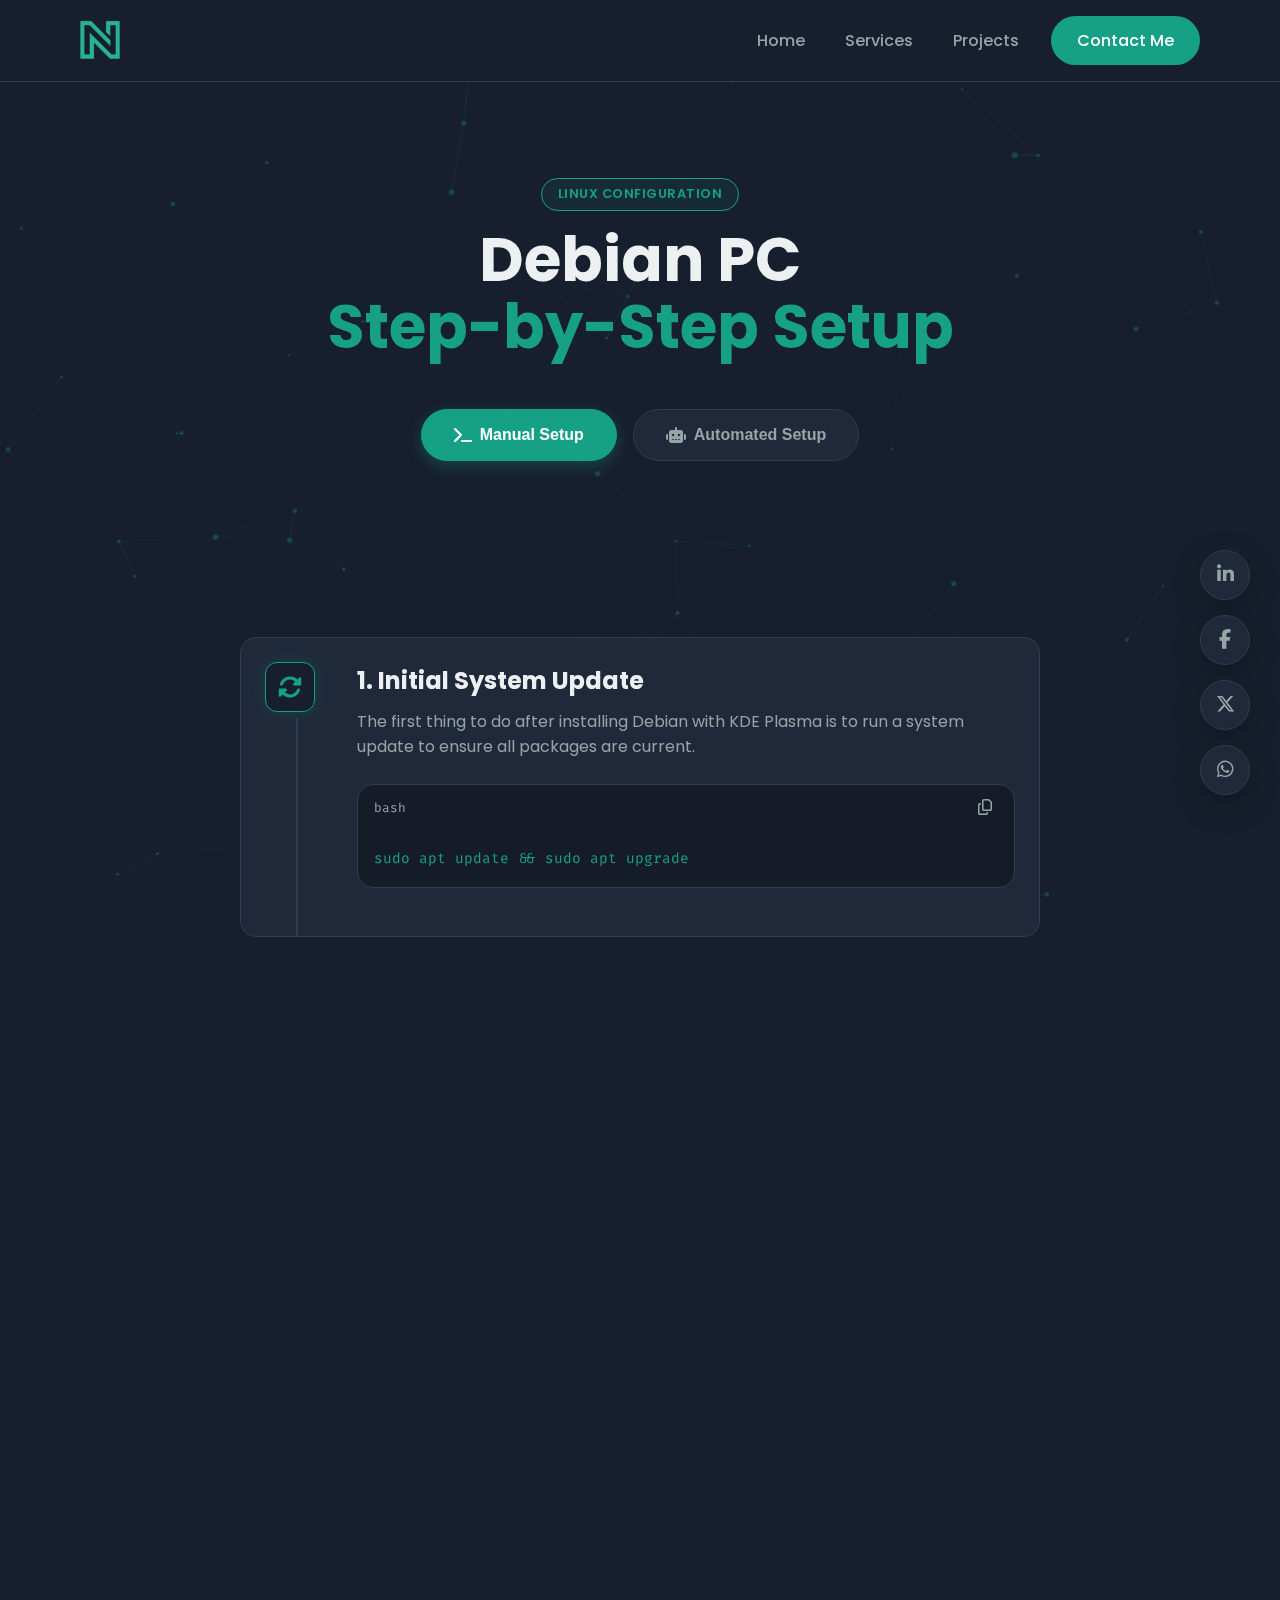
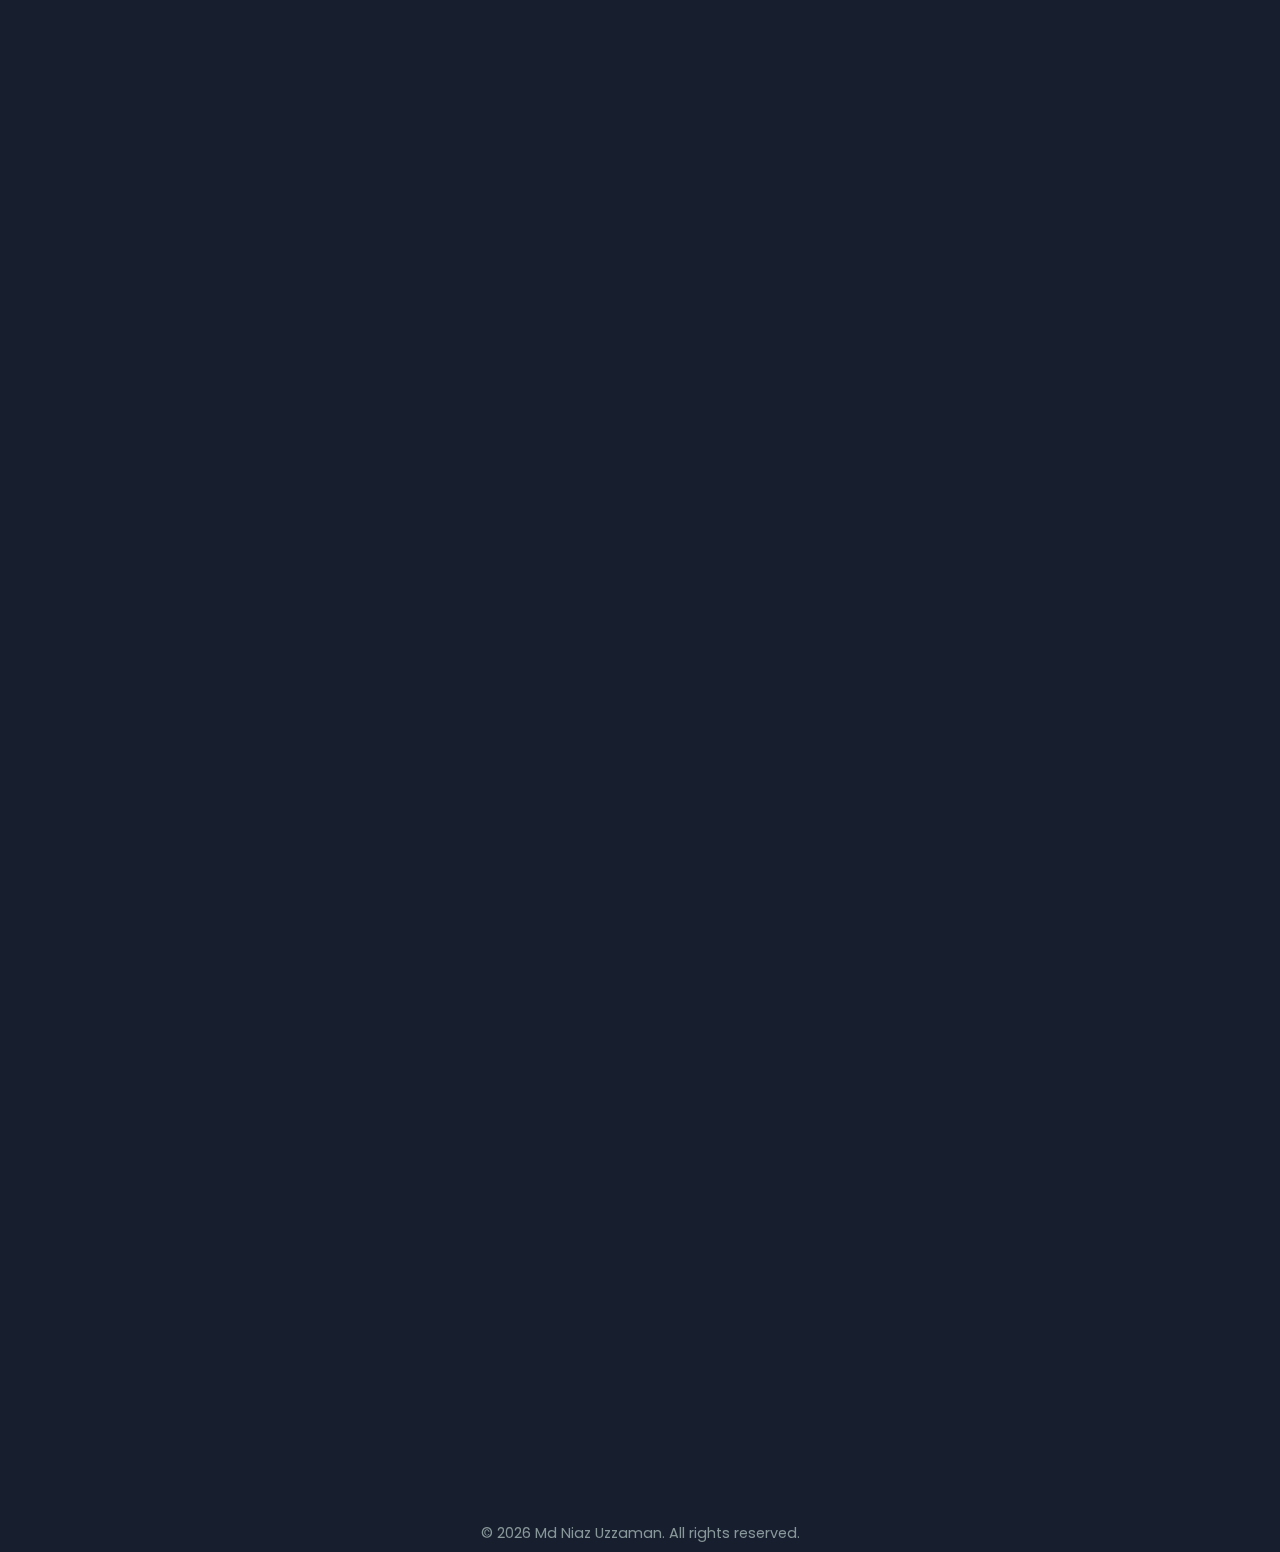
<file: deb/index.html>
<!DOCTYPE html>
<html lang="en">
<head>
    <meta charset="UTF-8">
    <meta name="viewport" content="width=device-width, initial-scale=1.0">
    <title>Debian Setup</title>
    
    <link rel="preconnect" href="https://fonts.googleapis.com">
    <link rel="preconnect" href="https://fonts.gstatic.com" crossorigin>
    <link href="https://fonts.googleapis.com/css2?family=Poppins:wght@400;500;600;700&family=Fira+Code:wght@400;500&display=swap" rel="stylesheet">
    
    <link rel="stylesheet" href="https://cdnjs.cloudflare.com/ajax/libs/font-awesome/6.5.2/css/all.min.css">
    <link rel="stylesheet" href="../style.css"> 
    <link rel="stylesheet" href="deb-style.css">
    <link rel="icon" href="../logo.png" type="image/x-icon">
</head>
<body id="top">

    <canvas id="bg-canvas"></canvas>

    <header>
        <div class="container nav-container">
            <a href="index3.html" class="logo">
                <img src="../logo.png" alt="Niaz Uzzaman Logo">
            </a>
            <nav class="main-nav">
                <ul>
                    <li><a href="index.html">Home</a></li>
                    <li><a href="index.html#services">Services</a></li>
                    <li><a href="index.html#portfolio">Projects</a></li>
                    <li><a class="btn" href="index.html#contact">Contact Me</a></li>
                </ul>
            </nav>
            <button class="menu-toggle"><i class="fas fa-bars"></i></button>
        </div>
    </header>

    <main>
        <section class="section deb-hero">
            <div class="container narrow-container">
                <div class="deb-header fade-in">
                    <span class="tag">Linux Configuration</span>
                    <h1 class="headline">Debian PC <br><span>Step-by-Step Setup</span></h1>
                </div>

                <div class="tabs-container fade-in delay-100">
                    <button class="tab-btn active" data-tab="manual">
                        <i class="fas fa-terminal"></i> Manual Setup
                    </button>
                    <button class="tab-btn" data-tab="automated">
                        <i class="fas fa-robot"></i> Automated Setup
                    </button>
                </div>
            </div>
        </section>

        <section class="section pt-0">
            <div class="container narrow-container">
                
                <div id="manual" class="tab-content active">
                    
                    <div class="setup-step fade-in delay-100">
                        <div class="step-icon">
                            <i class="fas fa-sync-alt"></i>
                        </div>
                        <div class="step-content">
                            <h2>1. Initial System Update</h2>
                            <p>The first thing to do after installing Debian with KDE Plasma is to run a system update to ensure all packages are current.</p>
                            <div class="code-block">
                                <div class="code-header">
                                    <span>bash</span> 
                                    <button class="copy-btn" data-tooltip="Copy"><i class="far fa-copy"></i></button>
                                </div>
                                <pre><code>sudo apt update && sudo apt upgrade</code></pre>
                            </div>
                        </div>
                    </div>

                    <div class="setup-step fade-in delay-200">
                        <div class="step-icon">
                            <i class="fas fa-database"></i>
                        </div>
                        <div class="step-content">
                            <h2>2. Enable Non-Free Repositories</h2>
                            <p>Access more drivers and software by editing your sources list.</p>
                            
                            <p class="step-instruction">Open the source list:</p>
                            <div class="code-block">
                                <div class="code-header">
                                    <span>bash</span> 
                                    <button class="copy-btn" data-tooltip="Copy"><i class="far fa-copy"></i></button>
                                </div>
                                <pre><code>sudo nano /etc/apt/sources.list</code></pre>
                            </div>

                            <p class="step-instruction">Add these entries:</p>
                            <div class="code-block">
                                <div class="code-header">
                                    <span>sources.list</span> 
                                    <button class="copy-btn" data-tooltip="Copy"><i class="far fa-copy"></i></button>
                                </div>
                                <pre><code>deb http://deb.debian.org/debian/ trixie main contrib non-free non-free-firmware
deb http://security.debian.org/debian-security trixie-security main contrib non-free non-free-firmware
deb http://deb.debian.org/debian/ trixie-updates main contrib non-free non-free-firmware</code></pre>
                            </div>

                            <p class="step-instruction">
                                Press <span class="kbd">CTRL + O</span> then <span class="kbd">Enter</span> to save, then <span class="kbd">CTRL + X</span> to exit. Then update again:
                            </p>
                            
                            <div class="code-block">
                                <div class="code-header">
                                    <span>bash</span> 
                                    <button class="copy-btn" data-tooltip="Copy"><i class="far fa-copy"></i></button>
                                </div>
                                <pre><code>sudo apt update</code></pre>
                            </div>
                        </div>
                    </div>

                    <div class="setup-step fade-in delay-300">
                        <div class="step-icon">
                            <i class="fas fa-microchip"></i>
                        </div>
                        <div class="step-content">
                            <h2>3. Install Essential Firmware</h2>
                            <p>Install necessary microcode and graphics drivers for AMD systems.</p>
                            <div class="code-block">
                                <div class="code-header">
                                    <span>bash</span> 
                                    <button class="copy-btn" data-tooltip="Copy"><i class="far fa-copy"></i></button>
                                </div>
                                <pre><code>sudo apt install firmware-amd-graphics firmware-linux firmware-misc-nonfree amd64-microcode</code></pre>
                            </div>
                            <p class="step-instruction">Reboot your system to apply changes:</p>
                            <div class="code-block">
                                <div class="code-header">
                                    <span>bash</span> 
                                    <button class="copy-btn" data-tooltip="Copy"><i class="far fa-copy"></i></button>
                                </div>
                                <pre><code>sudo reboot</code></pre>
                            </div>
                        </div>
                    </div>

                    <div class="setup-step fade-in delay-100">
                        <div class="step-icon">
                            <i class="fas fa-shield-alt"></i>
                        </div>
                        <div class="step-content">
                            <h2>4. Security & Backup</h2>
                            <p>Set up a firewall and create a system snapshot using Timeshift.</p>
                            
                            <p class="step-instruction">Install and enable UFW Firewall:</p>
                            <div class="code-block">
                                <div class="code-header">
                                    <span>bash</span> 
                                    <button class="copy-btn" data-tooltip="Copy"><i class="far fa-copy"></i></button>
                                </div>
                                <pre><code>sudo apt install ufw && sudo ufw enable</code></pre>
                            </div>

                            <p class="step-instruction">Install Timeshift for backups:</p>
                            <div class="code-block">
                                <div class="code-header">
                                    <span>bash</span> 
                                    <button class="copy-btn" data-tooltip="Copy"><i class="far fa-copy"></i></button>
                                </div>
                                <pre><code>sudo apt install timeshift</code></pre>
                            </div>
                        </div>
                    </div>

                    <div class="setup-step fade-in delay-200">
                        <div class="step-icon">
                            <i class="fas fa-tools"></i>
                        </div>
                        <div class="step-content">
                            <h2>5. Essential Tools & Utilities</h2>
                            <p>Install build tools, command-line utilities, and media codecs.</p>
                            <div class="code-block">
                                <div class="code-header">
                                    <span>bash</span> 
                                    <button class="copy-btn" data-tooltip="Copy"><i class="far fa-copy"></i></button>
                                </div>
                                <pre><code>sudo apt install build-essential curl wget htop neofetch git unzip zip</code></pre>
                            </div>
                        </div>
                    </div>

                </div> <div id="automated" class="tab-content">
                    <div class="setup-step fade-in">
                        <div class="step-icon">
                            <i class="fas fa-magic"></i>
                        </div>
                        <div class="step-content">
                            <h2>Automated Script</h2>
                            <p>Coming soon. This section will contain a single bash script to automate the entire process above.</p>
                            <div class="code-block">
                                <div class="code-header">
                                    <span>bash</span> 
                                    <button class="copy-btn" data-tooltip="Copy"><i class="far fa-copy"></i></button>
                                </div>
                                <pre><code># Placeholder for future script
echo "Automated setup script coming soon..."</code></pre>
                            </div>
                        </div>
                    </div>
                </div> 

            </div>
        </section>
    </main>

    <footer>
        <div class="container">
            <p>&copy; <span id="year"></span> Md Niaz Uzzaman. All rights reserved.</p>
        </div>
    </footer>

    <div class="floating-sidebar">
        <a href="https://www.linkedin.com/in/mdniaz-uzzaman/" target="_blank" class="social-icon" data-tooltip="LinkedIn"><i class="fab fa-linkedin-in"></i></a>
        <a href="https://www.facebook.com/mdniazuzzaman" target="_blank" class="social-icon" data-tooltip="Facebook"><i class="fab fa-facebook-f"></i></a>
        <a href="https://x.com/mdniazuzzaman" target="_blank" class="social-icon" data-tooltip="X (Formerly Twitter)"><i class="fa-brands fa-x-twitter"></i></a>
        <a href="https://wa.me/8801321966034" target="_blank" class="social-icon" data-tooltip="WhatsApp"><i class="fab fa-whatsapp"></i></a>
        <a href="#top" class="back-to-top" aria-label="Back to Top"><i class="fas fa-chevron-up"></i></a>
    </div>

    <script src="../main.js"></script>
    <script src="deb-script.js"></script>
</body>
</html>
</file>
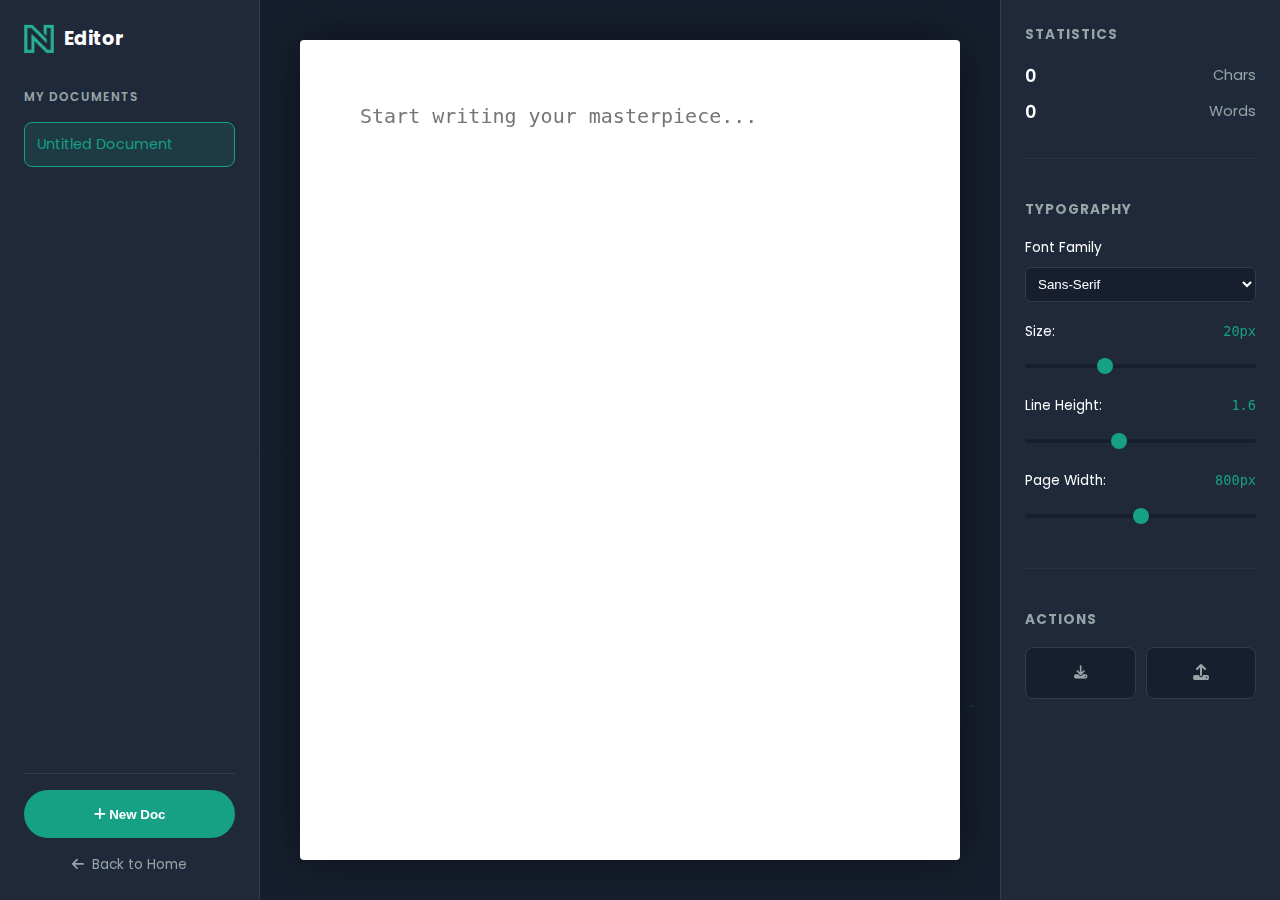
<file: editor/index.html>
<!DOCTYPE html>
<html lang="en">
<head>
    <meta charset="UTF-8">
    <meta name="viewport" content="width=device-width, initial-scale=1.0">
    <title>Editor</title>
    
    <link rel="preconnect" href="https://fonts.googleapis.com">
    <link rel="preconnect" href="https://fonts.gstatic.com" crossorigin>
    <link href="https://fonts.googleapis.com/css2?family=Poppins:wght@400;500;600;700&family=Merriweather:wght@300;400;700&family=Fira+Code:wght@400&display=swap" rel="stylesheet">
    <link rel="stylesheet" href="https://cdnjs.cloudflare.com/ajax/libs/font-awesome/6.5.2/css/all.min.css">
    
    <link rel="stylesheet" href="../style.css"> 
    <link rel="stylesheet" href="editor-style.css">
    
    <link rel="icon" href="../logo.png" type="image/x-icon">
</head>
<body id="top">

    <canvas id="bg-canvas"></canvas>

    <div class="app-layout">
        
        <aside class="sidebar-left">
            <div class="brand">
                <img src="../logo.png" alt="Logo">
                <span>Editor</span>
            </div>

            <div class="tabs-label">MY DOCUMENTS</div>
            <div id="file-list" class="file-list">
                </div>

            <div class="sidebar-footer">
                <button id="new-btn" class="btn full-width mb-2">
                    <i class="fas fa-plus"></i> New Doc
                </button>
                <a href="../index.html" class="home-link">
                    <i class="fas fa-arrow-left"></i> Back to Home
                </a>
            </div>
        </aside>

        <main class="editor-wrapper">
            <textarea id="typly-editor" placeholder="Start writing your masterpiece..."></textarea>
        </main>

        <aside class="sidebar-right">
            
            <div class="tool-widget">
                <h3>Statistics</h3>
                <div class="stat-row">
                    <span id="char-count">0</span> <small>Chars</small>
                </div>
                <div class="stat-row">
                    <span id="word-count">0</span> <small>Words</small>
                </div>
            </div>

            <div class="tool-widget">
                <h3>Typography</h3>
                
                <div class="control-group">
                    <label>Font Family</label>
                    <select id="font-family" class="dark-input">
                        <option value="sans-serif">Sans-Serif</option>
                        <option value="'Merriweather', serif">Serif</option>
                        <option value="'Fira Code', monospace">Monospace</option>
                    </select>
                </div>

                <div class="control-group">
                    <label>Size: <span id="size-val">20px</span></label>
                    <input type="range" id="font-size" min="12" max="36" value="20" class="range-slider">
                </div>

                <div class="control-group">
                    <label>Line Height: <span id="lh-val">1.6</span></label>
                    <input type="range" id="line-height" min="1" max="2.5" step="0.1" value="1.6" class="range-slider">
                </div>

                <div class="control-group">
                    <label>Page Width: <span id="width-val">800px</span></label>
                    <input type="range" id="page-width" min="600" max="1000" step="10" value="800" class="range-slider">
                </div>
            </div>

            <div class="tool-widget">
                <h3>Actions</h3>
                <div class="action-buttons">
                    <button id="download-btn" class="icon-action" title="Download .txt">
                        <i class="fas fa-download"></i>
                    </button>
                    <label for="upload-input" class="icon-action" title="Upload .txt">
                        <i class="fas fa-upload"></i>
                    </label>
                    <input type="file" id="upload-input" accept=".txt" hidden>
                </div>
            </div>

        </aside>

    </div>

    <script src="editor-script.js"></script>
</body>
</html>
</file>
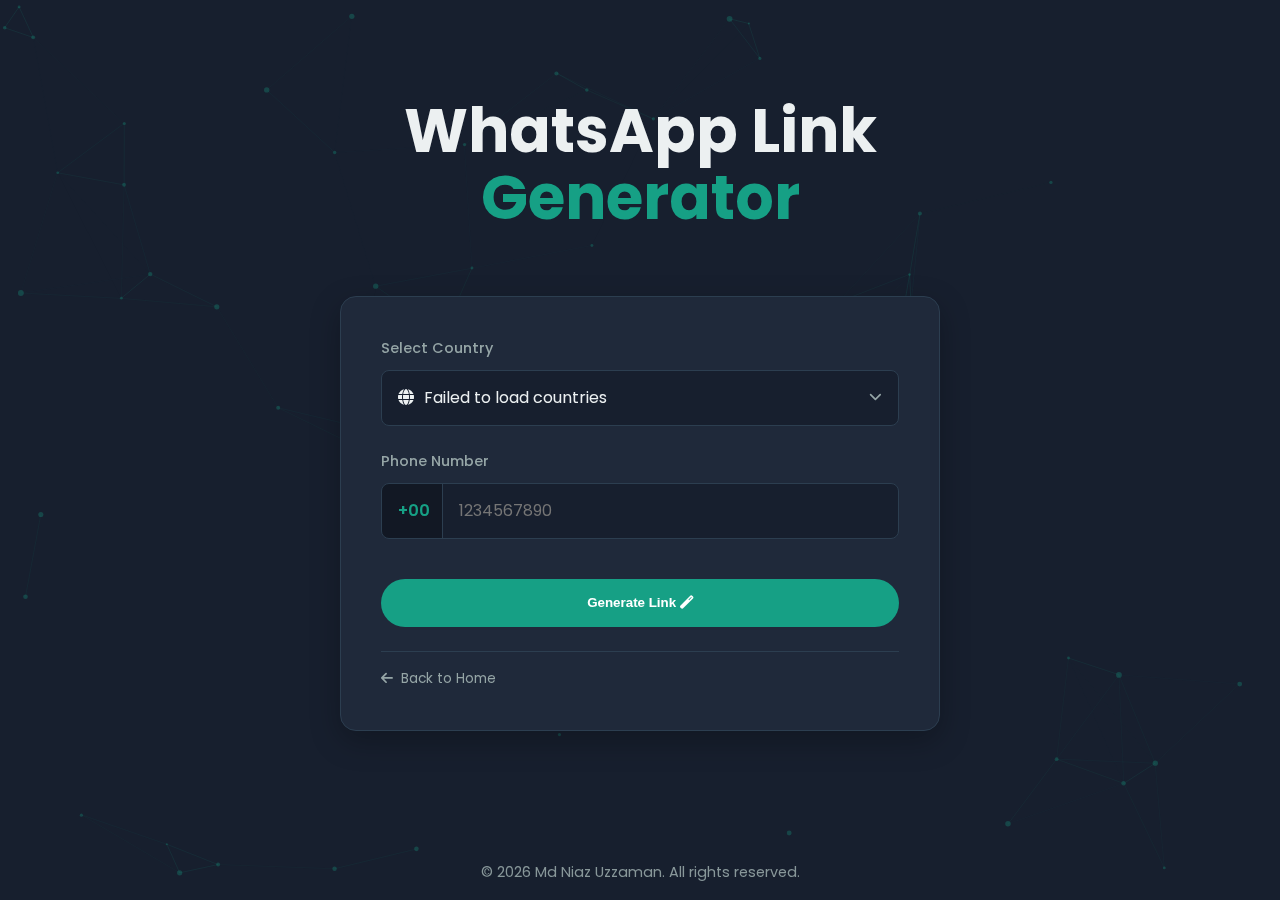
<file: link/index.html>
<!DOCTYPE html>
<html lang="en">
<head>
    <meta charset="UTF-8">
    <meta name="viewport" content="width=device-width, initial-scale=1.0">
    <title>Link</title>
    
    <link rel="preconnect" href="https://fonts.googleapis.com">
    <link rel="preconnect" href="https://fonts.gstatic.com" crossorigin>
    <link href="https://fonts.googleapis.com/css2?family=Poppins:wght@400;500;600;700&display=swap" rel="stylesheet">
    <link rel="stylesheet" href="https://cdnjs.cloudflare.com/ajax/libs/font-awesome/6.5.2/css/all.min.css">
    
    <link rel="stylesheet" href="../style.css"> 
    <link rel="stylesheet" href="link-style.css">
    
    <link rel="icon" href="../logo.png" type="image/x-icon">
</head>
<body id="top">

    <canvas id="bg-canvas"></canvas>

    <main>
        <section class="section">
            <div class="container wa-container">
                <div class="section-header fade-in">
                    <h1 class="headline">WhatsApp Link <br><span>Generator</span></h1>
                </div>

                <div class="wa-card fade-in delay-100">
                    
                    <div class="form-group relative">
                        <label>Select Country</label>
                        <div class="custom-select" id="countryDisplay">
                            <div class="selected-option">
                                <span id="flag-icon"><i class="fas fa-globe"></i></span>
                                <span id="country-name">Loading countries...</span>
                            </div>
                            <i class="fas fa-chevron-down chevron"></i>
                        </div>
                        
                        <div class="dropdown-list hidden" id="countryList">
                            </div>
                    </div>

                    <div class="form-group">
                        <label>Phone Number</label>
                        <div class="phone-input-group">
                            <span class="country-code" id="dialCode">+00</span>
                            <input type="tel" id="phoneNumber" placeholder="1234567890">
                        </div>
                    </div>

                    <button id="generateBtn" class="btn full-width">
                        Generate Link <i class="fas fa-magic"></i>
                    </button>

                    <div id="resultArea" class="result-box hidden">
                        <div class="link-display">
                            <span id="generatedLink">https://wa.me/...</span>
                        </div>
                        <button id="copyBtn" class="btn outline icon-btn" data-tooltip="Copy">
                            <i class="far fa-copy"></i>
                        </button>
                        <a id="openBtn" href="#" target="_blank" class="btn icon-btn" data-tooltip="Open">
                            <i class="fas fa-external-link-alt"></i>
                        </a>
                    </div>
                    
                    <a href="../index.html" class="home-link">
                        <i class="fas fa-arrow-left"></i> Back to Home
                    </a>

                </div>
            </div>
        </section>
    </main>

    <footer>
        <div class="container">
            <p>&copy; <span id="year">2024</span> Md Niaz Uzzaman. All rights reserved.</p>
        </div>
    </footer>

    <script src="../main.js"></script>
    <script src="link-script.js"></script>
</body>
</html>
</file>
<file: style.css>
/* --- Global Styles & Variables --- */
:root {
    --primary-color: #16A085; 
    --primary-hover-color: #1abc9c;
    
    --bg-color: #171F2E; 
    --panel-color: #1F293A;
    --border-color: #2C3E50;
    
    --text-color: #ECF0F1;
    --muted-color: #95A5A6;
    
    --shadow: 0 10px 30px rgba(0, 0, 0, .25);
    --radius: 16px;
}

* {
    margin: 0;
    padding: 0;
    box-sizing: border-box;
}

html {
    scroll-behavior: smooth;
}

body {
    font-family: 'Poppins', sans-serif;
    color: var(--text-color);
    background: var(--bg-color);
    line-height: 1.6;
    overflow-x: hidden;
    position: relative; /* Needed for canvas positioning */
}

/* --- Canvas Animation --- */
#bg-canvas {
    position: fixed;
    top: 0;
    left: 0;
    width: 100%;
    height: 100%;
    z-index: -1; /* Puts it behind everything */
    pointer-events: none; /* Allows clicking through it */
}

img {
    max-width: 100%;
    display: block;
}

a {
    color: var(--primary-color);
    text-decoration: none;
    transition: color 0.2s ease;
}

a:hover {
    color: var(--primary-hover-color);
}

/* --- Animations --- */
.fade-in {
    opacity: 0;
    transform: translateY(30px);
    transition: opacity 0.8s ease-out, transform 0.8s ease-out;
}

.fade-in.visible {
    opacity: 1;
    transform: translateY(0);
}

.delay-100 { transition-delay: 100ms; }
.delay-200 { transition-delay: 200ms; }
.delay-300 { transition-delay: 300ms; }

/* --- Layout --- */
.container {
    width: min(1120px, 92%);
    margin: 0 auto;
}

.section {
    padding: 6rem 0;
}

.section-header {
    text-align: center;
    margin-bottom: 4rem;
}

.section-title {
    font-size: clamp(2rem, 5vw, 2.5rem);
    margin: 0.5rem 0 0;
    font-weight: 700;
}

.tag {
    display: inline-block;
    padding: .35rem 1rem;
    background: rgba(22, 160, 133, 0.1);
    border: 1px solid var(--primary-color);
    border-radius: 999px;
    color: var(--primary-color);
    font-size: .8rem;
    font-weight: 600;
    letter-spacing: 0.5px;
    text-transform: uppercase;
}

.btn {
    display: inline-block;
    padding: .9rem 1.8rem;
    border-radius: 999px;
    background: var(--primary-color);
    color: #fff;
    font-weight: 600;
    border: 2px solid transparent;
    transition: all .3s ease;
    cursor: pointer;
}

.btn:hover {
    transform: translateY(-3px);
    background: var(--primary-hover-color);
    box-shadow: 0 10px 20px rgba(22, 160, 133, 0.3);
    color: #fff;
}

.btn.outline {
    background: transparent;
    border: 2px solid var(--border-color);
    color: var(--text-color);
}

.btn.outline:hover {
    background: var(--primary-color);
    border-color: var(--primary-color);
    color: #fff;
}

/* --- Header --- */
header {
    position: sticky;
    top: 0;
    z-index: 1000;
    background: rgba(23, 31, 46, 0.95);
    backdrop-filter: blur(10px);
    border-bottom: 1px solid var(--border-color);
    padding: 1rem 0;
}

.nav-container {
    display: flex;
    align-items: center;
    justify-content: space-between;
}

.logo img {
    max-height: 40px;
}

.main-nav ul {
    list-style: none;
    display: flex;
    gap: 1.5rem;
    align-items: center;
}

.main-nav a {
    color: var(--muted-color);
    font-weight: 500;
    padding: 0.5rem;
}

.main-nav a:hover {
    color: var(--primary-color);
}

.main-nav .btn {
    padding: .6rem 1.5rem;
    color: #fff;
}
.main-nav .btn:hover {
    color: #fff;
}

.menu-toggle {
    display: none;
    background: none;
    border: none;
    color: var(--text-color);
    font-size: 1.5rem;
    cursor: pointer;
}

/* --- Hero --- */
.hero-grid {
    display: grid;
    grid-template-columns: 1.5fr 1fr;
    gap: 2rem;
    align-items: center;
    padding: 3rem 0;
}

.headline {
    font-size: clamp(2.5rem, 6vw, 3.8rem);
    line-height: 1.1;
    margin: 1rem 0;
    font-weight: 700;
}

.headline span {
    color: var(--primary-color);
}

.subhead {
    color: var(--muted-color);
    font-size: clamp(1rem, 2vw, 1.15rem);
    max-width: 50ch;
    margin: 0 0 2.5rem;
}

.hero-cta {
    display: flex;
    gap: 1rem;
    flex-wrap: wrap;
}

.hero-photo-card {
    position: relative;
    z-index: 1;
    width: 320px;
    height: 320px;
    margin: 0 auto;
}

.hero-photo-card::before {
    content: '';
    position: absolute;
    top: -15px;
    right: -15px;
    width: 100%;
    height: 100%;
    border: 2px solid var(--primary-color);
    border-radius: 50%;
    z-index: -1;
    opacity: 0.5;
}

.hero-photo {
    width: 100%;
    height: 100%;
    object-fit: cover;
    border-radius: 50%;
    box-shadow: var(--shadow);
    border: 4px solid var(--panel-color);
}

/* --- Services --- */
#services {
    /* No bg color here so canvas shows through, or semi-transparent */
    background: rgba(23, 31, 46, 0.5); 
}

.services-grid {
    display: grid;
    grid-template-columns: repeat(auto-fit, minmax(300px, 1fr));
    gap: 2rem;
}

.service-card {
    background: var(--panel-color);
    border: 1px solid var(--border-color);
    border-radius: var(--radius);
    padding: 2.5rem;
    transition: transform .3s ease, box-shadow .3s ease;
}

.service-card:hover {
    transform: translateY(-10px);
    border-color: var(--primary-color);
    box-shadow: 0 20px 40px rgba(0,0,0,0.4);
}

.service-card i {
    font-size: 2.5rem;
    color: var(--primary-color);
    margin-bottom: 1.5rem;
    display: inline-block;
}

.service-card h3 {
    margin-bottom: 0.8rem;
    font-size: 1.25rem;
}

.service-card p {
    color: var(--muted-color);
    font-size: 0.95rem;
}

/* --- Portfolio --- */
.portfolio-grid {
    display: grid;
    grid-template-columns: repeat(auto-fit, minmax(340px, 1fr));
    gap: 2rem;
}

.portfolio-card {
    background: var(--panel-color);
    border: 1px solid var(--border-color);
    border-radius: var(--radius);
    overflow: hidden;
    box-shadow: var(--shadow);
    transition: transform .3s ease;
}

.portfolio-card:hover {
    transform: translateY(-8px);
    box-shadow: 0 20px 40px rgba(0,0,0,0.3);
}

.portfolio-card img {
    width: 100%;
    height: 240px;
    object-fit: cover;
    transition: transform 0.5s ease;
}

.portfolio-card:hover img {
    transform: scale(1.05);
}

.card-content {
    padding: 2rem;
}

.card-content h3 {
    margin-bottom: 0.8rem;
    font-size: 1.3rem;
}

.card-content p {
    color: var(--muted-color);
    margin-bottom: 1.5rem;
}

.chips {
    display: flex;
    gap: .6rem;
    flex-wrap: wrap;
}

.chips .tag {
    font-size: 0.7rem;
    padding: 0.2rem 0.8rem;
    border-color: var(--border-color);
    color: var(--muted-color);
    background: transparent;
}

/* --- Contact Section --- */
#contact {
    padding-bottom: 2rem;
}

.contact-grid {
    display: grid;
    grid-template-columns: 1fr 1.5fr;
    gap: 4rem;
    align-items: start;
    background: var(--panel-color);
    border: 1px solid var(--border-color);
    border-radius: var(--radius);
    padding: 4rem;
    position: relative;
    overflow: hidden;
}

.contact-grid::after {
    content: '';
    position: absolute;
    top: 0;
    left: 0;
    width: 100%;
    height: 4px;
    background: linear-gradient(90deg, var(--primary-color), transparent);
}

.contact-info {
    margin-top: 2rem;
    display: flex;
    flex-direction: column;
    gap: 1rem;
}

.contact-info a {
    display: flex;
    align-items: center;
    gap: 1rem;
    font-size: 1.1rem;
    color: var(--text-color);
    width: fit-content;
}
.contact-info i {
    color: var(--primary-color);
    font-size: 1.2rem;
    width: 24px; /* Align icons */
    text-align: center;
}

/* Form Styles - FIXED RESPONSIVENESS */
.contact-form {
    display: flex;
    flex-direction: column;
    gap: 1.5rem;
    width: 100%; /* Ensure form takes full space */
}

.form-group label {
    display: block;
    margin-bottom: 0.6rem;
    font-weight: 500;
    font-size: 0.9rem;
    color: var(--muted-color);
}

.contact-form input,
.contact-form textarea {
    width: 100%;
    max-width: 100%; /* Prevents overflow */
    padding: 1rem;
    background-color: var(--bg-color);
    border: 1px solid var(--border-color);
    border-radius: 8px;
    color: var(--text-color);
    font-family: 'Poppins', sans-serif;
    font-size: 1rem;
    transition: all 0.3s ease;
    box-sizing: border-box; /* Ensures padding doesn't add width */
}

.contact-form input:focus,
.contact-form textarea:focus {
    outline: none;
    border-color: var(--primary-color);
    box-shadow: 0 0 0 4px rgba(22, 160, 133, 0.15);
}

.contact-form textarea {
    resize: vertical; /* Only allow vertical resizing */
    min-height: 140px;
}

/* --- Floating Sidebar --- */
.floating-sidebar {
    position: fixed;
    right: 30px;
    bottom: 30px;
    z-index: 9999;
    display: flex;
    flex-direction: column;
    gap: 15px;
    align-items: center;
}

.social-icon, .back-to-top {
    width: 50px;
    height: 50px;
    border-radius: 50%;
    background: var(--panel-color);
    border: 1px solid var(--border-color);
    color: var(--muted-color);
    display: flex;
    align-items: center;
    justify-content: center;
    font-size: 1.2rem;
    box-shadow: var(--shadow);
    transition: all 0.3s ease;
    cursor: pointer;
}

.social-icon:hover, .back-to-top:hover {
    background: var(--primary-color);
    color: #fff;
    transform: translateX(-3px);
    border-color: var(--primary-color);
}

.back-to-top {
    margin-top: 10px;
    opacity: 0;
    pointer-events: none;
    transform: translateY(10px);
}

.back-to-top.show {
    opacity: 1;
    pointer-events: all;
    transform: translateY(0);
}

/* --- Footer (Minimalist) --- */
footer {
    /* Remove borders and background colors */
    border-top: none;
    background: transparent;
    
    /* Simple spacing */
    padding: 1rem 0;
    margin-top: 2rem;
    text-align: center;
}

footer p {
    color: var(--muted-color);
    font-size: 0.9rem;
    opacity: 0.9; /* Makes it slightly more subtle */
}

/* --- Responsive Styles --- */
@media (max-width: 980px) {
    .hero-grid {
        grid-template-columns: 1fr;
        text-align: center;
        gap: 2rem; /* Reduced gap slightly for mobile */
    }

    /* --- NEW: Reorder Hero on Mobile --- */
    /* This moves the photo above the text on small screens */
    .hero-photo-card {
        order: -1; 
        margin-bottom: 1rem; /* Add some space between image and text */
    }
    
    .contact-grid {
        grid-template-columns: 1fr;
        padding: 2rem; /* Reduced padding for tablets */
    }
    
    .floating-sidebar {
        right: 20px;
        bottom: 20px;
    }
}

@media (max-width: 480px) {
    .contact-grid {
        padding: 1.5rem; /* Even smaller padding for phones */
    }
    .section-title {
        font-size: 1.8rem;
    }
    /* Make photo smaller on very small screens */
    .hero-photo-card {
        width: 260px;
        height: 260px;
    }
}

@media (max-width: 768px) {
    .main-nav {
        display: none;
        position: absolute;
        top: 70px;
        left: 0;
        width: 100%;
        background: var(--panel-color);
        border-bottom: 1px solid var(--border-color);
        padding: 1rem;
        box-shadow: var(--shadow);
    }
    
    .main-nav.active {
        display: block;
    }
    
    .main-nav ul {
        flex-direction: column;
        align-items: stretch;
    }
    
    .main-nav a {
        text-align: center;
        padding: 1rem;
        border-radius: 8px;
    }
    
    .main-nav a:hover {
        background: var(--bg-color);
    }

    .menu-toggle {
        display: block;
    }
}

/* --- Tooltip Styles (Minimalist) --- */
.social-icon {
    position: relative;
}

.social-icon::before {
    content: attr(data-tooltip);
    position: absolute;
    right: 65px; /* Position to the left of the icon */
    top: 50%;
    
    /* Animation start state */
    transform: translateY(-50%) translateX(5px);
    opacity: 0;
    visibility: hidden;
    pointer-events: none;

    /* Minimalist Styling */
    background: var(--bg-color); /* Matches the main page background (Deep Dark) */
    color: var(--muted-color);   /* Subtle grey text, not bright white */
    border: 1px solid var(--border-color); /* Very subtle border */
    
    font-size: 0.75rem; /* Smaller font */
    padding: 4px 8px;   /* Tight padding ("barely around the text") */
    border-radius: 6px; /* Small rounded corners */
    white-space: nowrap;
    
    transition: all 0.2s ease; /* Fast, snappy transition */
}

/* Show on hover (No Glow, No Color Change) */
.social-icon:hover::before {
    opacity: 1;
    visibility: visible;
    transform: translateY(-50%) translateX(0);
}

/* --- CUSTOM SCROLLBAR (Global) --- */

/* 1. The width of the scrollbar */
::-webkit-scrollbar {
    width: 10px;  /* Vertical scrollbar width */
    height: 10px; /* Horizontal scrollbar height */
}

/* 2. The background "track" the scrollbar moves in */
::-webkit-scrollbar-track {
    background: var(--bg-color); /* Matches your dark background */
}

/* 3. The moving "thumb" part */
::-webkit-scrollbar-thumb {
    background: var(--border-color); /* Dark grey-blue by default */
    border-radius: 5px; /* Round edges */
    border: 2px solid var(--bg-color); /* Creates padding effect */
}

/* 4. The thumb when you hover over it */
::-webkit-scrollbar-thumb:hover {
    background: var(--primary-color); /* Turns Teal! */
}
</file>
<file: deb/deb-style.css>
/* --- Debian Page Specific Styles --- */

.narrow-container {
    max-width: 800px !important;
    margin: 0 auto;
}

.deb-hero { padding-bottom: 2rem; text-align: center; }
.deb-header { margin-bottom: 3rem; }

/* --- Tabs Styling --- */
.tabs-container { display: flex; justify-content: center; gap: 1rem; margin-bottom: 3rem; flex-wrap: wrap; }
.tab-btn {
    background: var(--panel-color); border: 1px solid var(--border-color); color: var(--muted-color);
    padding: 1rem 2rem; border-radius: 999px; font-size: 1rem; font-weight: 600; cursor: pointer;
    transition: all 0.3s ease; display: flex; align-items: center; gap: 0.5rem;
}
.tab-btn:hover { border-color: var(--primary-color); color: var(--text-color); transform: translateY(-2px); }
.tab-btn.active {
    background: var(--primary-color); border-color: var(--primary-color); color: #fff;
    box-shadow: 0 5px 15px rgba(22, 160, 133, 0.3);
}
.tab-content { display: none; animation: fadeInTab 0.5s ease; }
.tab-content.active { display: block; }
@keyframes fadeInTab { from { opacity: 0; transform: translateY(10px); } to { opacity: 1; transform: translateY(0); } }

/* --- Setup Steps --- */
.setup-step {
    display: grid; 
    grid-template-columns: 60px 1fr; 
    gap: 2rem; 
    background: var(--panel-color);
    border: 1px solid var(--border-color); 
    border-radius: var(--radius); 
    padding: 1.5rem;
    margin-bottom: 2rem; 
    position: relative; 
    overflow: hidden; 
}

.setup-step::after {
    content: ''; position: absolute; left: 55px; top: 80px; bottom: -30px; width: 2px;
    background: var(--border-color); z-index: 0;
}
.setup-step:last-child::after { display: none; }
.step-icon {
    width: 50px; height: 50px; background: var(--bg-color); border: 1px solid var(--primary-color);
    border-radius: 12px; display: flex; align-items: center; justify-content: center;
    font-size: 1.5rem; color: var(--primary-color); z-index: 1; box-shadow: 0 0 15px rgba(22, 160, 133, 0.2);
    flex-shrink: 0;
}
.step-icon img { width: 28px; height: 28px; }

/* FIX: Allows column to shrink so code scrollbar activates */
.step-content { min-width: 0; }

.step-content h2 { font-size: 1.5rem; margin-bottom: 0.5rem; color: var(--text-color); }
.step-content p { color: var(--muted-color); margin-bottom: 1.5rem; }
.step-instruction { font-weight: 600; color: var(--text-color) !important; margin-bottom: 0.5rem !important; display: block; }

/* --- KEYBOARD BUTTON STYLE --- */
.kbd {
    display: inline-block;
    padding: 2px 8px;
    font-family: 'Fira Code', monospace;
    font-size: 0.85rem;
    font-weight: 500;
    line-height: 1;
    color: #fff; /* Bright text */
    background-color: #2C3E50; /* Darker than panel */
    border: 1px solid #4a5b6c; /* Slight border */
    border-bottom-width: 3px; /* 3D effect */
    border-radius: 6px;
    margin: 0 2px;
    vertical-align: middle;
}

/* --- Terminal Code Blocks --- */
.code-block {
    background: rgba(0, 0, 0, 0.3); border: 1px solid var(--border-color);
    border-radius: 16px; margin-bottom: 1.5rem; width: 100%; max-width: 100%;
}

.code-header {
    display: flex; justify-content: space-between; align-items: center; background: transparent;
    padding: 0.5rem 1rem; border-bottom: none;
    font-family: 'Fira Code', monospace; font-size: 0.8rem; color: var(--muted-color);
}
.copy-btn {
    background: transparent; border: none; color: var(--muted-color); padding: 6px;
    border-radius: 4px; font-size: 1rem; cursor: pointer; transition: all 0.2s; position: relative;
}
.copy-btn:hover { color: var(--primary-color); background: rgba(255, 255, 255, 0.05); }

/* Tooltip */
.copy-btn::before {
    content: attr(data-tooltip); position: absolute; right: 100%; top: 50%;
    transform: translateY(-50%) translateX(-5px); background: var(--bg-color); color: var(--muted-color);
    border: 1px solid var(--border-color); padding: 4px 8px; border-radius: 6px; font-size: 0.75rem;
    font-family: 'Poppins', sans-serif; white-space: nowrap; opacity: 0; visibility: hidden;
    pointer-events: none; transition: all 0.2s ease;
}
.copy-btn:hover::before { opacity: 1; visibility: visible; transform: translateY(-50%) translateX(-10px); }

/* --- SCROLLBAR LOGIC --- */
.code-block pre {
    padding: 1rem;
    margin: 0;
    overflow-x: auto; /* Show scrollbar ONLY if needed */
    white-space: pre; /* FORCE NO WRAPPING - This makes the scrollbar appear for long lines */
    width: 100%;
    display: block;
}

/* Styled Scrollbar */
.code-block pre::-webkit-scrollbar { height: 8px; }
.code-block pre::-webkit-scrollbar-track { background: transparent; }
.code-block pre::-webkit-scrollbar-thumb { background: #30363d; border-radius: 4px; }
.code-block pre::-webkit-scrollbar-thumb:hover { background: var(--primary-color); }

.code-block code { font-family: 'Fira Code', monospace; color: #16A085; font-size: 0.9rem; }

/* --- Responsive --- */
@media (max-width: 768px) {
    .setup-step { 
        grid-template-columns: 1fr; 
        gap: 1rem; 
        padding: 1.5rem; 
    }
    .setup-step::after { display: none; }
    .step-icon { margin-bottom: 0.5rem; }
    .code-block { max-width: 100%; width: 100%; }
}
</file>
<file: link/link-style.css>
/* --- Single Screen Layout Fix --- */
html, body {
    height: 100%; /* Take up full height */
    overflow-y: hidden; /* Disable vertical scroll */
}

body {
    display: flex;
    flex-direction: column;
}

main {
    flex-grow: 1; /* Pushes footer down, header up */
    display: flex;
    align-items: center; /* Vertically centers the tool */
    justify-content: center;
}

/* Override default large padding so it fits */
.section {
    padding: 0 !important;
    width: 100%;
}

/* --- WhatsApp Generator Specific Styles --- */

.wa-container {
    max-width: 600px !important; /* Limits width for a focused tool look */
}

/* Tool Card */
.wa-card {
    background: var(--panel-color);
    border: 1px solid var(--border-color);
    border-radius: var(--radius);
    padding: 2.5rem;
    box-shadow: var(--shadow);
    position: relative;
}

/* Form Elements */
.form-group {
    margin-bottom: 1.5rem;
    position: relative; /* For dropdown positioning */
}

.form-group label {
    display: block;
    margin-bottom: 0.6rem;
    font-weight: 500;
    color: var(--muted-color);
    font-size: 0.9rem;
}

/* Custom Dropdown Trigger */
.custom-select {
    background: var(--bg-color);
    border: 1px solid var(--border-color);
    border-radius: 8px;
    padding: 0.9rem 1rem;
    cursor: pointer;
    display: flex;
    justify-content: space-between;
    align-items: center;
    transition: all 0.2s ease;
}

.custom-select:hover {
    border-color: var(--primary-color);
}

.selected-option {
    display: flex;
    align-items: center;
    gap: 10px;
    color: var(--text-color);
}

.selected-option img {
    width: 24px;
    border-radius: 2px;
}

.chevron {
    color: var(--muted-color);
    font-size: 0.8rem;
    transition: transform 0.2s ease;
}

/* Dropdown List */
.dropdown-list {
    position: absolute;
    top: 100%;
    left: 0;
    width: 100%;
    max-height: 250px;
    overflow-y: auto;
    background: var(--panel-color);
    border: 1px solid var(--border-color);
    border-radius: 8px;
    margin-top: 5px;
    z-index: 10;
    box-shadow: 0 10px 30px rgba(0,0,0,0.5);
}

.dropdown-list.hidden {
    display: none;
}

/* Dropdown Items */
.dropdown-item {
    padding: 0.8rem 1rem;
    display: flex;
    align-items: center;
    gap: 10px;
    cursor: pointer;
    border-bottom: 1px solid rgba(255,255,255,0.05);
    transition: background 0.2s;
}

.dropdown-item:hover {
    background: var(--bg-color);
}

.dropdown-item img {
    width: 20px;
    border-radius: 2px;
}

.dropdown-item span {
    font-size: 0.9rem;
    color: var(--text-color);
}

.dropdown-item .code {
    margin-left: auto; /* Pushes code to the right */
    color: var(--muted-color);
    font-size: 0.85rem;
}

/* Phone Input Group */
.phone-input-group {
    display: flex;
    align-items: center;
    background: var(--bg-color);
    border: 1px solid var(--border-color);
    border-radius: 8px;
    overflow: hidden;
    transition: border-color 0.2s ease;
}

.phone-input-group:focus-within {
    border-color: var(--primary-color);
    box-shadow: 0 0 0 3px rgba(22, 160, 133, 0.15);
}

.country-code {
    background: rgba(0,0,0,0.2);
    padding: 0.9rem 1rem;
    color: var(--primary-color);
    font-weight: 600;
    border-right: 1px solid var(--border-color);
    min-width: 60px;
    text-align: center;
}

.phone-input-group input {
    width: 100%;
    background: transparent;
    border: none;
    padding: 0.9rem 1rem;
    color: var(--text-color);
    font-size: 1rem;
    font-family: 'Poppins', sans-serif;
}

.phone-input-group input:focus {
    outline: none;
}

/* Buttons */
.full-width {
    width: 100%;
    margin-top: 1rem;
    justify-content: center;
    gap: 0.5rem;
}

/* Result Box */
.result-box {
    margin-top: 2rem;
    padding: 1rem;
    background: rgba(22, 160, 133, 0.1); /* Teal tint */
    border: 1px solid var(--primary-color);
    border-radius: 8px;
    display: flex;
    align-items: center;
    gap: 0.5rem;
    animation: slideUp 0.3s ease-out;
}

.result-box.hidden {
    display: none;
}

.link-display {
    flex-grow: 1;
    overflow: hidden;
    white-space: nowrap;
    text-overflow: ellipsis;
    font-family: 'Fira Code', monospace;
    font-size: 0.9rem;
    color: var(--primary-color);
}

.icon-btn {
    padding: 0.6rem;
    width: 40px;
    height: 40px;
    display: flex;
    align-items: center;
    justify-content: center;
    border-radius: 8px;
    position: relative; /* For tooltips */
}

/* Reusing tooltip styles from your main css */
.icon-btn::before {
    content: attr(data-tooltip);
    position: absolute;
    bottom: 100%;
    left: 50%;
    transform: translateX(-50%) translateY(-5px);
    background: var(--bg-color);
    color: var(--muted-color);
    border: 1px solid var(--border-color);
    padding: 4px 8px;
    border-radius: 6px;
    font-size: 0.75rem;
    white-space: nowrap;
    opacity: 0;
    visibility: hidden;
    pointer-events: none;
    transition: all 0.2s ease;
}

.icon-btn:hover::before {
    opacity: 1;
    visibility: visible;
    transform: translateX(-50%) translateY(-10px);
}

@keyframes slideUp {
    from { opacity: 0; transform: translateY(10px); }
    to { opacity: 1; transform: translateY(0); }
}

/* Scrollbar for dropdown */
.dropdown-list::-webkit-scrollbar { width: 6px; }
.dropdown-list::-webkit-scrollbar-track { background: var(--panel-color); }
.dropdown-list::-webkit-scrollbar-thumb { background: var(--border-color); border-radius: 3px; }
.dropdown-list::-webkit-scrollbar-thumb:hover { background: var(--primary-color); }

/* --- BACK TO HOME LINK --- */
.home-link {
    display: flex;
    align-items: center;
    justify-content: flex-start; /* Aligns content to left */
    gap: 8px;
    color: var(--muted-color);
    font-size: 0.85rem;
    text-decoration: none;
    transition: 0.2s;
    margin-top: 1.5rem; /* Add some spacing above */
    padding-top: 1rem;
    border-top: 1px solid var(--border-color); /* Optional separator line */
    width: 100%; /* Ensure it fills width to sit at bottom */
}
.home-link:hover { color: var(--primary-color); }
</file>
<file: editor/editor-style.css>
/* --- Global Reset & Layout --- */
html, body {
    height: 100%;
    overflow: hidden; /* App-like feel, no window scrolling */
}

body {
    background-color: var(--bg-color);
    color: var(--text-color);
    display: flex;
}

#bg-canvas {
    position: fixed;
    top: 0; left: 0; width: 100%; height: 100%;
    z-index: -1;
}

.app-layout {
    display: flex;
    width: 100%;
    height: 100%;
}

/* --- LEFT SIDEBAR (File Manager) --- */
.sidebar-left {
    width: 260px;
    background: var(--panel-color);
    border-right: 1px solid var(--border-color);
    display: flex;
    flex-direction: column;
    padding: 1.5rem;
    flex-shrink: 0;
}

.brand {
    display: flex;
    align-items: center;
    gap: 10px;
    font-size: 1.2rem;
    font-weight: 700;
    margin-bottom: 2rem;
    color: #fff;
}
.brand img { width: 30px; }

.tabs-label {
    font-size: 0.75rem;
    color: var(--muted-color);
    text-transform: uppercase;
    letter-spacing: 1px;
    margin-bottom: 1rem;
    font-weight: 600;
}

.file-list {
    flex-grow: 1;
    overflow-y: auto;
    display: flex;
    flex-direction: column;
    gap: 5px;
}

/* File Tabs */
.file-tab {
    padding: 10px 12px;
    border-radius: 8px;
    cursor: pointer;
    color: var(--muted-color);
    font-size: 0.9rem;
    transition: all 0.2s;
    display: flex;
    justify-content: space-between;
    align-items: center;
    border: 1px solid transparent;
}

.file-tab:hover {
    background: rgba(255,255,255,0.05);
    color: #fff;
}

.file-tab.active {
    background: rgba(22, 160, 133, 0.15); /* Teal Tint */
    color: var(--primary-color);
    border-color: var(--primary-color);
}

.delete-doc {
    opacity: 0;
    font-size: 0.8rem;
    padding: 4px;
}
.file-tab:hover .delete-doc { opacity: 1; }
.delete-doc:hover { color: #e74c3c; }

/* Sidebar Footer */
.sidebar-footer {
    margin-top: 1rem;
    padding-top: 1rem;
    border-top: 1px solid var(--border-color);
}

.full-width { width: 100%; justify-content: center; }
.mb-2 { margin-bottom: 1rem; }

.home-link {
    display: flex;
    align-items: center;
    justify-content: center;
    gap: 8px;
    color: var(--muted-color);
    font-size: 0.85rem;
    text-decoration: none;
    transition: 0.2s;
}
.home-link:hover { color: var(--primary-color); }


/* --- CENTER (The Editor) --- */
.editor-wrapper {
    flex-grow: 1;
    display: flex;
    justify-content: center;
    padding: 40px;
    overflow-y: auto; /* Scroll ONLY the paper area */
}

#typly-editor {
    /* The White Paper Look */
    background-color: #ffffff;
    color: #333333; /* Dark text on white */
    width: 800px; /* Default, changeable via JS */
    min-height: 100%;
    border: none;
    outline: none;
    resize: none;
    padding: 60px;
    font-size: 20px;
    line-height: 1.6;
    box-shadow: 0 0 50px rgba(0,0,0,0.5); /* Deep shadow */
    border-radius: 4px;
}

/* Custom Scrollbar for editor area */
.editor-wrapper::-webkit-scrollbar { width: 8px; }
.editor-wrapper::-webkit-scrollbar-thumb { background: var(--border-color); border-radius: 4px; }


/* --- RIGHT SIDEBAR (Tools) --- */
.sidebar-right {
    width: 280px;
    background: var(--panel-color);
    border-left: 1px solid var(--border-color);
    padding: 1.5rem;
    flex-shrink: 0;
    overflow-y: auto;
}

.tool-widget {
    margin-bottom: 2.5rem;
    padding-bottom: 1.5rem;
    border-bottom: 1px solid rgba(255,255,255,0.05);
}
.tool-widget:last-child { border: none; }

.tool-widget h3 {
    font-size: 0.85rem;
    text-transform: uppercase;
    color: var(--muted-color);
    margin-bottom: 1rem;
    letter-spacing: 1px;
}

.stat-row {
    display: flex;
    justify-content: space-between;
    align-items: center;
    margin-bottom: 0.5rem;
    font-size: 1.1rem;
    color: #fff;
    font-weight: 600;
}
.stat-row small { font-weight: 400; color: var(--muted-color); font-size: 0.9rem; }

/* Inputs */
.control-group { margin-bottom: 1.2rem; }
.control-group label {
    display: flex; justify-content: space-between;
    font-size: 0.85rem; color: #fff; margin-bottom: 0.5rem;
}
.control-group label span { color: var(--primary-color); font-family: monospace; }

.dark-input {
    width: 100%;
    background: var(--bg-color);
    border: 1px solid var(--border-color);
    color: #fff;
    padding: 8px;
    border-radius: 6px;
    outline: none;
}

/* Sliders */
.range-slider {
    width: 100%;
    height: 4px;
    background: var(--bg-color);
    outline: none;
    -webkit-appearance: none;
    border-radius: 2px;
}
.range-slider::-webkit-slider-thumb {
    -webkit-appearance: none;
    width: 16px; height: 16px;
    background: var(--primary-color);
    border-radius: 50%;
    cursor: pointer;
    transition: transform 0.2s;
}
.range-slider::-webkit-slider-thumb:hover { transform: scale(1.2); }

/* Action Buttons */
.action-buttons {
    display: grid;
    grid-template-columns: 1fr 1fr;
    gap: 10px;
}

.icon-action {
    background: var(--bg-color);
    border: 1px solid var(--border-color);
    color: var(--muted-color);
    padding: 12px;
    border-radius: 8px;
    cursor: pointer;
    text-align: center;
    transition: all 0.2s;
}
.icon-action:hover {
    border-color: var(--primary-color);
    color: var(--primary-color);
}
</file>
